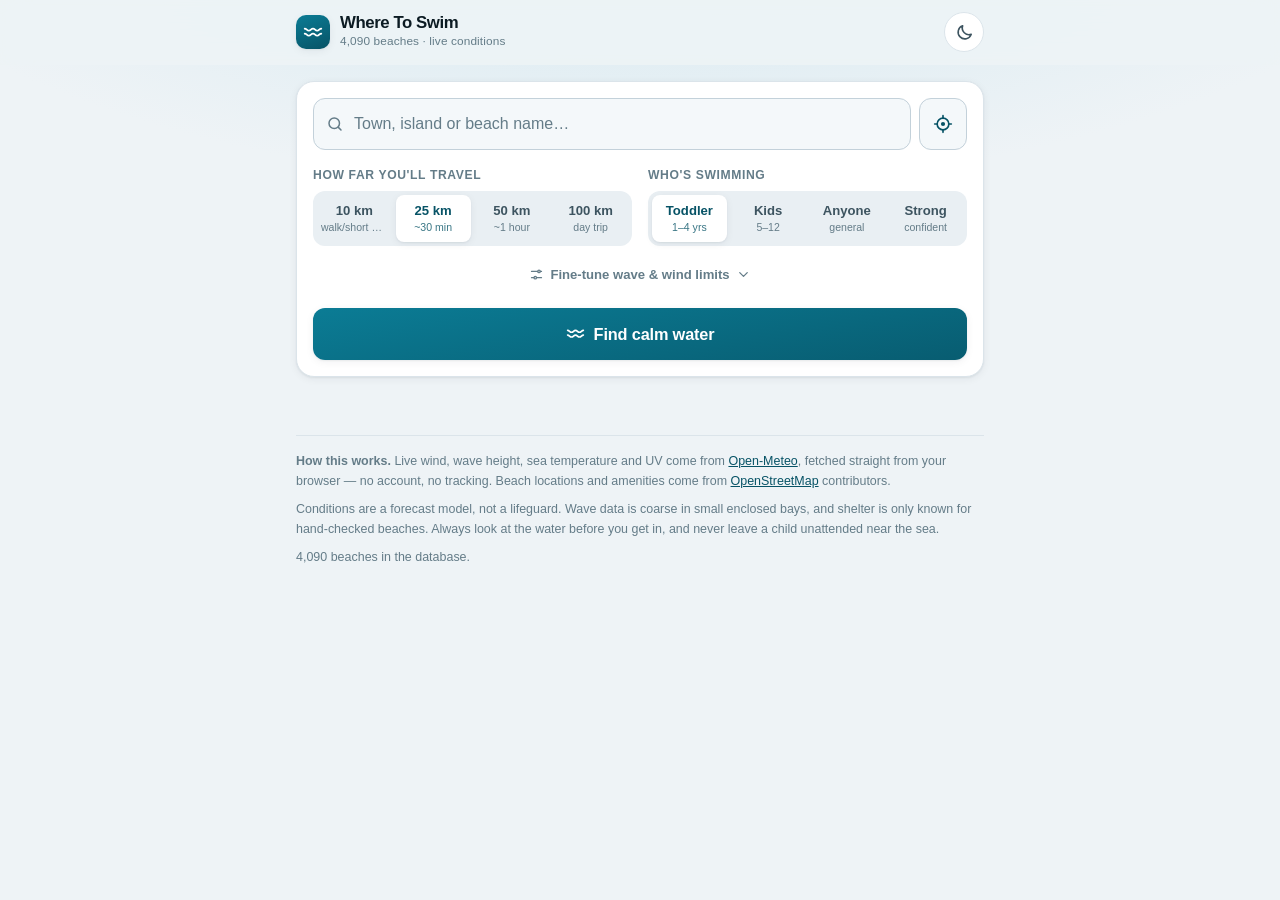
<file: site/index.html>
<!DOCTYPE html>
<html lang="en">
<head>
  <meta charset="UTF-8" />
  <meta name="viewport" content="width=device-width, initial-scale=1, viewport-fit=cover" />
  <meta name="theme-color" content="#eef3f6" media="(prefers-color-scheme: light)" />
  <meta name="theme-color" content="#08131a" media="(prefers-color-scheme: dark)" />
  <meta name="description" content="Find a calm, safe place to swim anywhere in Greece — live wind, waves, sea temperature and UV for 2,600+ beaches." />
  <meta name="apple-mobile-web-app-capable" content="yes" />
  <meta name="apple-mobile-web-app-title" content="Where To Swim" />
  <title>Where To Swim — Greece</title>
  <link rel="manifest" href="manifest.webmanifest" />
  <link rel="icon" href="icon.svg" type="image/svg+xml" />
  <link rel="apple-touch-icon" href="icon.svg" />
  <link rel="stylesheet" href="style.css" />
</head>
<body>

<!-- Icon sprite -->
<svg width="0" height="0" style="position:absolute" aria-hidden="true">
  <defs>
    <symbol id="i-wave" viewBox="0 0 24 24" fill="none" stroke="currentColor" stroke-width="2" stroke-linecap="round" stroke-linejoin="round">
      <path d="M2 8c2.5 0 2.5 2.5 5 2.5S9.5 8 12 8s2.5 2.5 5 2.5S19.5 8 22 8"/>
      <path d="M2 14c2.5 0 2.5 2.5 5 2.5s2.5-2.5 5-2.5 2.5 2.5 5 2.5 2.5-2.5 5-2.5"/>
    </symbol>
    <symbol id="i-pin" viewBox="0 0 24 24" fill="none" stroke="currentColor" stroke-width="2" stroke-linecap="round" stroke-linejoin="round">
      <path d="M20 10c0 6-8 12-8 12s-8-6-8-12a8 8 0 0 1 16 0Z"/><circle cx="12" cy="10" r="3"/>
    </symbol>
    <symbol id="i-crosshair" viewBox="0 0 24 24" fill="none" stroke="currentColor" stroke-width="2" stroke-linecap="round" stroke-linejoin="round">
      <circle cx="12" cy="12" r="7"/><path d="M12 2v3M12 19v3M22 12h-3M5 12H2"/><circle cx="12" cy="12" r="2.5" fill="currentColor" stroke="none"/>
    </symbol>
    <symbol id="i-search" viewBox="0 0 24 24" fill="none" stroke="currentColor" stroke-width="2" stroke-linecap="round" stroke-linejoin="round">
      <circle cx="11" cy="11" r="7"/><path d="m20 20-3.5-3.5"/>
    </symbol>
    <symbol id="i-heart" viewBox="0 0 24 24" fill="none" stroke="currentColor" stroke-width="2" stroke-linecap="round" stroke-linejoin="round">
      <path d="M12 20.5S3.5 15 3.5 9.2A4.7 4.7 0 0 1 12 6.4a4.7 4.7 0 0 1 8.5 2.8c0 5.8-8.5 11.3-8.5 11.3Z"/>
    </symbol>
    <symbol id="i-check" viewBox="0 0 24 24" fill="none" stroke="currentColor" stroke-width="2.5" stroke-linecap="round" stroke-linejoin="round">
      <path d="m4 12.5 5.5 5.5L20 6.5"/>
    </symbol>
    <symbol id="i-alert" viewBox="0 0 24 24" fill="none" stroke="currentColor" stroke-width="2" stroke-linecap="round" stroke-linejoin="round">
      <path d="M12 3 1.8 20.5h20.4L12 3Z"/><path d="M12 9.5v5M12 17.6v.1"/>
    </symbol>
    <symbol id="i-clock" viewBox="0 0 24 24" fill="none" stroke="currentColor" stroke-width="2" stroke-linecap="round" stroke-linejoin="round">
      <circle cx="12" cy="12" r="9"/><path d="M12 6.5V12l3.5 2.2"/>
    </symbol>
    <symbol id="i-sun" viewBox="0 0 24 24" fill="none" stroke="currentColor" stroke-width="2" stroke-linecap="round" stroke-linejoin="round">
      <circle cx="12" cy="12" r="4.2"/><path d="M12 1.8v2.4M12 19.8v2.4M4.6 4.6l1.7 1.7M17.7 17.7l1.7 1.7M1.8 12h2.4M19.8 12h2.4M4.6 19.4l1.7-1.7M17.7 6.3l1.7-1.7"/>
    </symbol>
    <symbol id="i-moon" viewBox="0 0 24 24" fill="none" stroke="currentColor" stroke-width="2" stroke-linecap="round" stroke-linejoin="round">
      <path d="M20.5 14.3A8.5 8.5 0 0 1 9.7 3.5a8.5 8.5 0 1 0 10.8 10.8Z"/>
    </symbol>
    <symbol id="i-wind" viewBox="0 0 24 24" fill="none" stroke="currentColor" stroke-width="2" stroke-linecap="round" stroke-linejoin="round">
      <path d="M3 8h11a3 3 0 1 0-3-3M3 16h15a3 3 0 1 1-3 3M3 12h8"/>
    </symbol>
    <symbol id="i-thermo" viewBox="0 0 24 24" fill="none" stroke="currentColor" stroke-width="2" stroke-linecap="round" stroke-linejoin="round">
      <path d="M13.5 14.2V4.5a2.5 2.5 0 0 0-5 0v9.7a4.5 4.5 0 1 0 5 0Z"/>
    </symbol>
    <symbol id="i-chevron" viewBox="0 0 24 24" fill="none" stroke="currentColor" stroke-width="2" stroke-linecap="round" stroke-linejoin="round">
      <path d="m6 9 6 6 6-6"/>
    </symbol>
    <symbol id="i-close" viewBox="0 0 24 24" fill="none" stroke="currentColor" stroke-width="2" stroke-linecap="round" stroke-linejoin="round">
      <path d="M6 6l12 12M18 6 6 18"/>
    </symbol>
    <symbol id="i-route" viewBox="0 0 24 24" fill="none" stroke="currentColor" stroke-width="2" stroke-linecap="round" stroke-linejoin="round">
      <path d="M3 21 21 3M21 3v7M21 3h-7"/>
    </symbol>
    <symbol id="i-share" viewBox="0 0 24 24" fill="none" stroke="currentColor" stroke-width="2" stroke-linecap="round" stroke-linejoin="round">
      <path d="M12 3v13M12 3 7.5 7.5M12 3l4.5 4.5"/><path d="M5 14v5.5a1.5 1.5 0 0 0 1.5 1.5h11a1.5 1.5 0 0 0 1.5-1.5V14"/>
    </symbol>
    <symbol id="i-umbrella" viewBox="0 0 24 24" fill="none" stroke="currentColor" stroke-width="2" stroke-linecap="round" stroke-linejoin="round">
      <path d="M12 3a9 9 0 0 1 9 9H3a9 9 0 0 1 9-9Z"/><path d="M12 12v7a2.2 2.2 0 0 0 4.4 0"/>
    </symbol>
    <symbol id="i-child" viewBox="0 0 24 24" fill="none" stroke="currentColor" stroke-width="2" stroke-linecap="round" stroke-linejoin="round">
      <circle cx="12" cy="5" r="2.6"/><path d="M12 7.6v6.9M8.5 21l3.5-6.5 3.5 6.5M7.5 11.5 12 10l4.5 1.5"/>
    </symbol>
    <symbol id="i-info" viewBox="0 0 24 24" fill="none" stroke="currentColor" stroke-width="2" stroke-linecap="round" stroke-linejoin="round">
      <circle cx="12" cy="12" r="9"/><path d="M12 11v5.5M12 7.7v.1"/>
    </symbol>
    <symbol id="i-empty" viewBox="0 0 24 24" fill="none" stroke="currentColor" stroke-width="1.6" stroke-linecap="round" stroke-linejoin="round">
      <circle cx="11" cy="11" r="7.5"/><path d="m20.5 20.5-4-4M8 11h6"/>
    </symbol>
    <symbol id="i-sliders" viewBox="0 0 24 24" fill="none" stroke="currentColor" stroke-width="2" stroke-linecap="round" stroke-linejoin="round">
      <path d="M4 7h10M18 7h2M4 17h4M12 17h8"/><circle cx="16" cy="7" r="2"/><circle cx="10" cy="17" r="2"/>
    </symbol>
    <symbol id="i-edit" viewBox="0 0 24 24" fill="none" stroke="currentColor" stroke-width="2" stroke-linecap="round" stroke-linejoin="round">
      <path d="M12 20h8"/><path d="M16.5 3.5a2.1 2.1 0 0 1 3 3L7.5 18.5 3 20l1.5-4.5Z"/>
    </symbol>
  </defs>
</svg>

<header class="appbar" id="appbar">
  <div class="appbar-inner">
    <div class="brand">
      <span class="brand-mark"><svg><use href="#i-wave"/></svg></span>
      <div>
        <h1>Where To Swim</h1>
        <p id="brand-sub">Greece · live sea conditions</p>
      </div>
    </div>
    <button class="icon-btn" id="theme-toggle" type="button" aria-label="Switch colour theme">
      <svg id="theme-icon"><use href="#i-moon"/></svg>
    </button>
  </div>
</header>

<main>
  <!-- ============ Search ============ -->
  <section class="panel" aria-labelledby="search-h">
    <h2 class="sr-only" id="search-h">Choose where to look</h2>

    <div class="search-row">
      <div class="search-field">
        <svg class="lead"><use href="#i-search"/></svg>
        <input id="place-input" type="text" autocomplete="off" autocapitalize="off" spellcheck="false"
               placeholder="Town, island or beach name…" aria-label="Search a place or beach" />
        <div id="place-results" class="suggest" role="listbox"></div>
      </div>
      <button class="btn-locate" id="use-location-btn" type="button" aria-label="Use my current location">
        <svg><use href="#i-crosshair"/></svg>
      </button>
    </div>

    <div id="loc-chip" class="loc-chip hidden"></div>

    <div class="controls">
      <div class="control">
        <label class="control-label" id="lbl-radius">How far you'll travel</label>
        <div class="segmented" id="seg-radius" role="group" aria-labelledby="lbl-radius"></div>
      </div>
      <div class="control">
        <label class="control-label" id="lbl-profile">Who's swimming</label>
        <div class="segmented" id="seg-profile" role="group" aria-labelledby="lbl-profile"></div>
      </div>
      <div class="control control-wide hidden" id="advanced-controls">
        <label class="control-label" id="lbl-wave">Turn back if it's rougher than…</label>
        <span class="sub-label" id="lbl-wave-sub">Wave height</span>
        <div class="segmented" id="seg-wave" role="group" aria-labelledby="lbl-wave-sub"></div>
        <span class="sub-label" id="lbl-wind-sub">Wind strength</span>
        <div class="segmented" id="seg-wind" role="group" aria-labelledby="lbl-wind-sub"></div>
      </div>
    </div>

    <button class="more-toggle" id="more-toggle" type="button" aria-expanded="false" aria-controls="advanced-controls">
      <svg><use href="#i-sliders"/></svg> <span>Fine-tune wave &amp; wind limits</span> <svg><use href="#i-chevron"/></svg>
    </button>

    <button class="btn-primary" id="find-btn" type="button">
      <svg><use href="#i-wave"/></svg> <span>Find calm water</span>
    </button>
  </section>

  <!-- ============ Area conditions ============ -->
  <section class="panel hidden" id="area-panel" aria-labelledby="area-h"></section>

  <!-- ============ Toolbar ============ -->
  <div class="toolbar hidden" id="toolbar">
    <div class="chips-wrap"><div class="chips" id="filter-chips"></div></div>
    <div class="result-meta" id="result-meta"></div>
  </div>

  <!-- ============ Results ============ -->
  <section id="results" aria-live="polite"></section>
</main>

<footer>
  <div class="foot-card">
    <p><strong>How this works.</strong> Live wind, wave height, sea temperature and UV come from
      <a href="https://open-meteo.com/" target="_blank" rel="noopener">Open-Meteo</a>, fetched straight from your
      browser — no account, no tracking. Beach locations and amenities come from
      <a href="https://www.openstreetmap.org/copyright" target="_blank" rel="noopener">OpenStreetMap</a> contributors.</p>
    <p>Conditions are a forecast model, not a lifeguard. Wave data is coarse in small enclosed bays, and
      shelter is only known for hand-checked beaches. Always look at the water before you get in, and never
      leave a child unattended near the sea.</p>
    <p id="data-stamp"></p>
  </div>
</footer>

<div class="backdrop" id="backdrop"></div>
<aside class="sheet" id="sheet" role="dialog" aria-modal="true" aria-labelledby="sheet-title" hidden></aside>
<div class="toast" id="toast" role="status"></div>

<script src="app.js"></script>
</body>
</html>
</file>
<file: site/style.css>
/* ==========================================================================
   Where To Swim — design system
   ========================================================================== */

:root {
  color-scheme: light dark;

  /* Palette — light */
  --bg: #eef3f6;
  --bg-grad: radial-gradient(1200px 500px at 50% -160px, #cfe6ef 0%, transparent 70%);
  --surface: #ffffff;
  --surface-2: #f4f8fa;
  --surface-sunken: #e9eff3;
  --line: #dbe4ea;
  --line-strong: #c3d1da;

  --ink: #0c1b23;
  --ink-2: #3d5460;
  --muted: #647c88;

  --brand: #0b7c95;
  --brand-ink: #075366;
  --brand-tint: #e3f2f7;
  --brand-contrast: #ffffff;

  --good: #12855d;
  --good-tint: #e2f4ec;
  --warn: #a75d06;
  --warn-tint: #fdefdc;
  --bad: #b3261e;
  --bad-tint: #fbe6e4;

  --shadow-1: 0 1px 2px rgba(11, 40, 55, .06), 0 2px 8px rgba(11, 40, 55, .06);
  --shadow-2: 0 4px 12px rgba(11, 40, 55, .10), 0 12px 32px rgba(11, 40, 55, .10);
  --shadow-3: 0 -8px 40px rgba(11, 40, 55, .22);

  /* Scale */
  --r-sm: 8px;
  --r-md: 12px;
  --r-lg: 18px;
  --r-xl: 26px;
  --r-full: 999px;

  --sp-1: 4px;
  --sp-2: 8px;
  --sp-3: 12px;
  --sp-4: 16px;
  --sp-5: 22px;
  --sp-6: 30px;
  --sp-7: 42px;

  --font: -apple-system, BlinkMacSystemFont, "Segoe UI", Roboto, "Helvetica Neue", Arial, sans-serif;

  --ease: cubic-bezier(.22, .61, .36, 1);
  --maxw: 720px;
}

@media (prefers-color-scheme: dark) {
  :root:not([data-theme="light"]) {
    --bg: #08131a;
    --bg-grad: radial-gradient(1200px 500px at 50% -180px, #0d3243 0%, transparent 70%);
    --surface: #10212b;
    --surface-2: #162b36;
    --surface-sunken: #0c1a23;
    --line: #1e3644;
    --line-strong: #2b4a5b;

    --ink: #e9f2f6;
    --ink-2: #b3c8d2;
    --muted: #85a0ae;

    --brand: #3bb6d4;
    --brand-ink: #8ad8ec;
    --brand-tint: #10323f;
    --brand-contrast: #04222c;

    --good: #4dd39b;
    --good-tint: #11332a;
    --warn: #f0b45f;
    --warn-tint: #33260f;
    --bad: #f4796d;
    --bad-tint: #35191a;

    --shadow-1: 0 1px 2px rgba(0, 0, 0, .5), 0 2px 10px rgba(0, 0, 0, .35);
    --shadow-2: 0 4px 14px rgba(0, 0, 0, .5), 0 14px 38px rgba(0, 0, 0, .45);
    --shadow-3: 0 -8px 44px rgba(0, 0, 0, .6);
  }
}

:root[data-theme="dark"] {
  --bg: #08131a;
  --bg-grad: radial-gradient(1200px 500px at 50% -180px, #0d3243 0%, transparent 70%);
  --surface: #10212b;
  --surface-2: #162b36;
  --surface-sunken: #0c1a23;
  --line: #1e3644;
  --line-strong: #2b4a5b;

  --ink: #e9f2f6;
  --ink-2: #b3c8d2;
  --muted: #85a0ae;

  --brand: #3bb6d4;
  --brand-ink: #8ad8ec;
  --brand-tint: #10323f;
  --brand-contrast: #04222c;

  --good: #4dd39b;
  --good-tint: #11332a;
  --warn: #f0b45f;
  --warn-tint: #33260f;
  --bad: #f4796d;
  --bad-tint: #35191a;

  --shadow-1: 0 1px 2px rgba(0, 0, 0, .5), 0 2px 10px rgba(0, 0, 0, .35);
  --shadow-2: 0 4px 14px rgba(0, 0, 0, .5), 0 14px 38px rgba(0, 0, 0, .45);
  --shadow-3: 0 -8px 44px rgba(0, 0, 0, .6);
}

/* --------------------------------------------------------------------------
   Base
   -------------------------------------------------------------------------- */

* { box-sizing: border-box; }

html, body { height: 100%; }

body {
  margin: 0;
  font-family: var(--font);
  font-size: 16px;
  line-height: 1.5;
  color: var(--ink);
  background: var(--bg);
  background-image: var(--bg-grad);
  background-repeat: no-repeat;
  -webkit-font-smoothing: antialiased;
  -webkit-tap-highlight-color: transparent;
  overflow-wrap: break-word;
}

h1, h2, h3 {
  margin: 0;
  letter-spacing: -.02em;
  line-height: 1.2;
  font-weight: 700;
}

a { color: var(--brand-ink); }

button, input, select { font: inherit; color: inherit; }

button { cursor: pointer; }

.hidden { display: none !important; }

.sr-only {
  position: absolute; width: 1px; height: 1px;
  padding: 0; margin: -1px; overflow: hidden;
  clip: rect(0 0 0 0); white-space: nowrap; border: 0;
}

.num { font-variant-numeric: tabular-nums; }

/* --------------------------------------------------------------------------
   App bar
   -------------------------------------------------------------------------- */

.appbar {
  /* Deliberately not sticky. Two stacked sticky bars need the second one
     offset by the exact height of the first, and that offset drifts the
     moment a mobile browser collapses its URL bar — leaving a gap with
     content scrolling through it. The filter toolbar is what you need while
     scrolling results, so that pins alone and the title scrolls away. */
  position: relative;
  z-index: 20;
  backdrop-filter: saturate(160%) blur(14px);
  -webkit-backdrop-filter: saturate(160%) blur(14px);
  background: color-mix(in srgb, var(--bg) 90%, transparent);
  border-bottom: 1px solid transparent;
  transition: border-color .2s var(--ease), background .2s var(--ease);
  padding-top: env(safe-area-inset-top);
}

.appbar-inner {
  max-width: var(--maxw);
  margin: 0 auto;
  padding: var(--sp-3) var(--sp-4);
  display: flex;
  align-items: center;
  gap: var(--sp-3);
}

.brand {
  display: flex;
  align-items: center;
  gap: 10px;
  min-width: 0;
  flex: 1;
}

.brand-mark {
  width: 34px;
  height: 34px;
  flex: none;
  border-radius: 10px;
  display: grid;
  place-items: center;
  background: linear-gradient(160deg, var(--brand) 0%, var(--brand-ink) 100%);
  color: #fff;
  box-shadow: var(--shadow-1);
}

.brand-mark svg { width: 20px; height: 20px; display: block; }

.brand h1 {
  font-size: 1.05rem;
  letter-spacing: -.025em;
}

.brand p {
  margin: 0;
  font-size: .74rem;
  color: var(--muted);
  letter-spacing: .01em;
}

.icon-btn {
  flex: none;
  width: 40px;
  height: 40px;
  display: grid;
  place-items: center;
  border-radius: var(--r-full);
  border: 1px solid var(--line);
  background: var(--surface);
  color: var(--ink-2);
  transition: background .15s var(--ease), border-color .15s var(--ease), transform .1s var(--ease);
}

.icon-btn:hover { background: var(--surface-2); border-color: var(--line-strong); }
.icon-btn:active { transform: scale(.94); }
.icon-btn svg { width: 19px; height: 19px; }

/* --------------------------------------------------------------------------
   Layout
   -------------------------------------------------------------------------- */

main {
  max-width: var(--maxw);
  margin: 0 auto;
  padding: var(--sp-4) var(--sp-4) var(--sp-7);
}

.panel {
  background: var(--surface);
  border: 1px solid var(--line);
  border-radius: var(--r-lg);
  box-shadow: var(--shadow-1);
  padding: var(--sp-4);
  margin-bottom: var(--sp-4);
}

.panel-title {
  font-size: .74rem;
  text-transform: uppercase;
  letter-spacing: .09em;
  font-weight: 700;
  color: var(--muted);
  margin: 0 0 var(--sp-3);
}

/* --------------------------------------------------------------------------
   Search
   -------------------------------------------------------------------------- */

.search-row {
  display: flex;
  gap: var(--sp-2);
  align-items: stretch;
}

.search-field {
  position: relative;
  flex: 1;
  min-width: 0;
}

.search-field > svg.lead {
  position: absolute;
  left: 13px;
  top: 50%;
  transform: translateY(-50%);
  width: 18px;
  height: 18px;
  color: var(--muted);
  pointer-events: none;
}

#place-input {
  width: 100%;
  padding: 13px 14px 13px 40px;
  border: 1px solid var(--line-strong);
  border-radius: var(--r-md);
  background: var(--surface-2);
  font-size: 1rem;
  transition: border-color .15s var(--ease), box-shadow .15s var(--ease), background .15s var(--ease);
}

#place-input::placeholder { color: var(--muted); }

#place-input:focus {
  outline: none;
  background: var(--surface);
  border-color: var(--brand);
  box-shadow: 0 0 0 3px color-mix(in srgb, var(--brand) 18%, transparent);
}

.btn-locate {
  flex: none;
  width: 48px;
  border-radius: var(--r-md);
  border: 1px solid var(--line-strong);
  background: var(--surface-2);
  color: var(--brand-ink);
  display: grid;
  place-items: center;
  transition: background .15s var(--ease), transform .1s var(--ease);
}

.btn-locate:hover { background: var(--brand-tint); }
.btn-locate:active { transform: scale(.95); }
.btn-locate svg { width: 20px; height: 20px; }
.btn-locate.is-busy { opacity: .55; }

/* Suggestions */
.suggest {
  position: absolute;
  top: calc(100% + 6px);
  left: 0;
  right: 0;
  z-index: 30;
  background: var(--surface);
  border: 1px solid var(--line);
  border-radius: var(--r-md);
  box-shadow: var(--shadow-2);
  overflow: hidden;
  max-height: 320px;
  overflow-y: auto;
}

.suggest:empty { display: none; }

.suggest-group {
  padding: 8px 14px 4px;
  font-size: .68rem;
  font-weight: 700;
  letter-spacing: .09em;
  text-transform: uppercase;
  color: var(--muted);
  background: var(--surface-2);
  border-bottom: 1px solid var(--line);
}

.suggest-item {
  display: flex;
  align-items: center;
  gap: 11px;
  padding: 11px 14px;
  cursor: pointer;
  border-bottom: 1px solid var(--line);
}

.suggest-item:last-child { border-bottom: none; }
.suggest-item:hover, .suggest-item.is-active { background: var(--brand-tint); }

.suggest-item svg { width: 17px; height: 17px; color: var(--muted); flex: none; }

.suggest-item .s-main {
  font-size: .94rem;
  font-weight: 600;
  white-space: nowrap;
  overflow: hidden;
  text-overflow: ellipsis;
}

.suggest-item .s-sub {
  font-size: .78rem;
  color: var(--muted);
  white-space: nowrap;
  overflow: hidden;
  text-overflow: ellipsis;
}

/* Location chip */
.loc-chip {
  display: flex;
  align-items: center;
  gap: 8px;
  margin-top: var(--sp-3);
  padding: 9px 12px;
  border-radius: var(--r-md);
  background: var(--brand-tint);
  color: var(--brand-ink);
  font-size: .87rem;
  font-weight: 600;
}

.loc-chip svg { width: 16px; height: 16px; flex: none; }
.loc-chip .coords { color: var(--muted); font-weight: 500; margin-left: auto; font-size: .8rem; }

/* --------------------------------------------------------------------------
   Segmented controls
   -------------------------------------------------------------------------- */

.controls { margin-top: var(--sp-4); display: grid; gap: var(--sp-4); }

.control label.control-label {
  display: block;
  font-size: .76rem;
  font-weight: 700;
  letter-spacing: .05em;
  text-transform: uppercase;
  color: var(--muted);
  margin-bottom: 7px;
}

.segmented {
  display: grid;
  grid-auto-flow: column;
  grid-auto-columns: 1fr;
  gap: 4px;
  padding: 4px;
  background: var(--surface-sunken);
  border-radius: var(--r-md);
}

.segmented button {
  border: none;
  background: transparent;
  border-radius: calc(var(--r-md) - 4px);
  padding: 8px 4px;
  font-size: .82rem;
  font-weight: 600;
  color: var(--ink-2);
  line-height: 1.25;
  min-width: 0;
  overflow: hidden;
  transition: background .15s var(--ease), color .15s var(--ease), box-shadow .15s var(--ease);
}

.segmented button small {
  display: block;
  font-size: .66rem;
  font-weight: 500;
  color: var(--muted);
  margin-top: 1px;
  white-space: nowrap;
  overflow: hidden;
  text-overflow: ellipsis;
}

.sub-label {
  display: block;
  font-size: .7rem;
  font-weight: 700;
  letter-spacing: .04em;
  text-transform: uppercase;
  color: var(--muted);
  margin: var(--sp-3) 0 6px;
}

.segmented button[aria-pressed="true"] {
  background: var(--surface);
  color: var(--brand-ink);
  box-shadow: var(--shadow-1);
}

.segmented button[aria-pressed="true"] small { color: var(--brand-ink); opacity: .8; }

/* Primary button */
.btn-primary {
  width: 100%;
  margin-top: var(--sp-4);
  padding: 14px 18px;
  border: none;
  border-radius: var(--r-md);
  background: linear-gradient(170deg, var(--brand) 0%, var(--brand-ink) 130%);
  color: var(--brand-contrast);
  font-size: 1.02rem;
  font-weight: 700;
  letter-spacing: -.01em;
  box-shadow: var(--shadow-1);
  display: flex;
  align-items: center;
  justify-content: center;
  gap: 9px;
  transition: transform .1s var(--ease), opacity .15s var(--ease), box-shadow .15s var(--ease);
}

.btn-primary:hover:not(:disabled) { box-shadow: var(--shadow-2); }
.btn-primary:active:not(:disabled) { transform: scale(.985); }
.btn-primary:disabled { opacity: .6; cursor: default; }
.btn-primary svg { width: 19px; height: 19px; }

.spinner {
  width: 17px; height: 17px;
  border: 2.5px solid color-mix(in srgb, currentColor 30%, transparent);
  border-top-color: currentColor;
  border-radius: 50%;
  animation: spin .7s linear infinite;
}

@keyframes spin { to { transform: rotate(360deg); } }

/* Advanced disclosure */
.more-toggle {
  display: flex;
  align-items: center;
  justify-content: center;
  gap: 6px;
  width: 100%;
  margin-top: var(--sp-3);
  padding: 7px;
  background: transparent;
  border: none;
  color: var(--muted);
  font-size: .82rem;
  font-weight: 600;
}

.more-toggle svg { width: 15px; height: 15px; transition: transform .2s var(--ease); }
.more-toggle[aria-expanded="true"] svg { transform: rotate(180deg); }

/* --------------------------------------------------------------------------
   Area conditions
   -------------------------------------------------------------------------- */

.area-head {
  display: flex;
  flex-direction: column;
  gap: 3px;
  margin-bottom: var(--sp-3);
}

.area-head h2 { font-size: 1rem; }
.area-head .area-sub { font-size: .81rem; color: var(--muted); }

@media (min-width: 560px) {
  .area-head { flex-direction: row; align-items: baseline; justify-content: space-between; gap: var(--sp-3); }
  .area-head .area-sub { text-align: right; flex: none; }
}

.window-callout {
  display: flex;
  align-items: flex-start;
  gap: 11px;
  padding: 12px 14px;
  border-radius: var(--r-md);
  background: var(--good-tint);
  color: var(--good);
  margin-bottom: var(--sp-4);
}

.window-callout.is-warn { background: var(--warn-tint); color: var(--warn); }
.window-callout svg { width: 19px; height: 19px; flex: none; margin-top: 1px; }
.window-callout strong { display: block; font-size: .93rem; }
.window-callout span { font-size: .82rem; opacity: .92; color: var(--ink-2); }

/* Wind timeline */
.timeline {
  display: grid;
  grid-auto-flow: column;
  grid-auto-columns: 1fr;
  gap: 3px;
  align-items: end;
  height: 76px;
  margin-bottom: 6px;
}

.tl-col {
  display: flex;
  flex-direction: column;
  justify-content: flex-end;
  align-items: center;
  gap: 4px;
  height: 100%;
  position: relative;
}

.tl-bar {
  width: 100%;
  max-width: 22px;
  border-radius: 4px 4px 2px 2px;
  background: var(--brand);
  opacity: .28;
  min-height: 4px;
  transition: opacity .2s var(--ease);
}

.tl-col.is-calm .tl-bar { background: var(--good); opacity: .9; }
.tl-col.is-rough .tl-bar { background: var(--bad); opacity: .75; }
.tl-col.is-now .tl-bar { outline: 2px solid var(--brand-ink); outline-offset: 1px; }

.tl-axis {
  display: grid;
  grid-auto-flow: column;
  grid-auto-columns: 1fr;
  gap: 3px;
  font-size: .62rem;
  color: var(--muted);
  text-align: center;
  font-variant-numeric: tabular-nums;
}

.tl-legend {
  display: flex;
  gap: var(--sp-4);
  justify-content: center;
  margin-top: 10px;
  font-size: .72rem;
  color: var(--muted);
}

.tl-legend i {
  display: inline-block;
  width: 9px; height: 9px;
  border-radius: 3px;
  margin-right: 5px;
  vertical-align: -1px;
}

.daylight {
  display: flex;
  align-items: center;
  justify-content: center;
  gap: 7px;
  margin: var(--sp-4) 0 0;
  padding-top: var(--sp-3);
  border-top: 1px solid var(--line);
  font-size: .82rem;
  font-weight: 600;
  color: var(--muted);
}

.daylight svg { width: 15px; height: 15px; color: var(--warn); }

/* --------------------------------------------------------------------------
   Toolbar (filters + sort)
   -------------------------------------------------------------------------- */

.toolbar {
  position: sticky;
  top: 0;
  z-index: 40;
  margin: 0 calc(-1 * var(--sp-4)) var(--sp-4);
  padding: calc(env(safe-area-inset-top) + var(--sp-3)) var(--sp-4) var(--sp-2);
  background: var(--bg);
  box-shadow: 0 6px 14px -10px rgba(11, 40, 55, .5);
}

.chips {
  display: flex;
  gap: 7px;
  overflow-x: auto;
  scrollbar-width: none;
  padding-bottom: 2px;
}

.chips::-webkit-scrollbar { display: none; }

.chip {
  flex: none;
  display: inline-flex;
  align-items: center;
  gap: 6px;
  padding: 7px 13px;
  border-radius: var(--r-full);
  border: 1px solid var(--line-strong);
  background: var(--surface);
  color: var(--ink-2);
  font-size: .84rem;
  font-weight: 600;
  white-space: nowrap;
  transition: background .15s var(--ease), color .15s var(--ease), border-color .15s var(--ease);
}

.chip svg { width: 14px; height: 14px; }

.chip[aria-pressed="true"] {
  background: var(--brand);
  border-color: var(--brand);
  color: var(--brand-contrast);
}

/* Fade hint so it's obvious the chip row scrolls. */
.chips-wrap { position: relative; }

.chips-wrap::after {
  content: "";
  position: absolute;
  right: 0; top: 0; bottom: 0;
  width: 28px;
  pointer-events: none;
  background: linear-gradient(90deg, transparent, color-mix(in srgb, var(--bg) 88%, transparent));
}

.result-meta {
  display: flex;
  align-items: center;
  justify-content: space-between;
  gap: var(--sp-3);
  margin-top: 10px;
  font-size: .78rem;
  color: var(--muted);
}

.result-meta .rm-count { min-width: 0; }

.sort-btn {
  flex: none;
  display: inline-flex;
  align-items: center;
  gap: 6px;
  padding: 6px 11px;
  border-radius: var(--r-full);
  border: 1px solid var(--line);
  background: var(--surface);
  color: var(--ink-2);
  font-size: .78rem;
  font-weight: 650;
  white-space: nowrap;
}

.sort-btn:hover { background: var(--surface-2); }
.sort-btn svg { width: 13px; height: 13px; }

/* --------------------------------------------------------------------------
   Beach cards
   -------------------------------------------------------------------------- */

#results { display: flex; flex-direction: column; gap: var(--sp-3); }

.beach-card {
  position: relative;
  background: var(--surface);
  border: 1px solid var(--line);
  border-radius: var(--r-lg);
  box-shadow: var(--shadow-1);
  padding: var(--sp-4);
  cursor: pointer;
  transition: transform .12s var(--ease), box-shadow .18s var(--ease), border-color .18s var(--ease);
  animation: rise .32s var(--ease) both;
}

@keyframes rise {
  from { opacity: 0; transform: translateY(9px); }
  to { opacity: 1; transform: none; }
}

.beach-card:hover { box-shadow: var(--shadow-2); border-color: var(--line-strong); }
.beach-card:active { transform: scale(.995); }

.bc-top {
  display: flex;
  align-items: flex-start;
  gap: var(--sp-3);
  margin-bottom: 10px;
}

.bc-rank {
  flex: none;
  width: 27px; height: 27px;
  border-radius: 9px;
  display: grid;
  place-items: center;
  background: var(--surface-sunken);
  color: var(--muted);
  font-size: .81rem;
  font-weight: 700;
  font-variant-numeric: tabular-nums;
  margin-top: 2px;
}

.beach-card.rank-1 .bc-rank { background: var(--brand); color: var(--brand-contrast); }

.bc-heading { flex: 1; min-width: 0; }

.bc-heading h3 {
  font-size: 1.09rem;
  letter-spacing: -.025em;
}

.bc-latin {
  font-size: .8rem;
  color: var(--muted);
  font-style: italic;
  margin-top: 1px;
}

.bc-place {
  font-size: .82rem;
  color: var(--muted);
  margin-top: 2px;
  display: flex;
  align-items: center;
  gap: 5px;
  flex-wrap: wrap;
}

.bc-place .dot { opacity: .5; }

.bc-fav {
  flex: none;
  width: 34px; height: 34px;
  border-radius: var(--r-full);
  border: none;
  background: transparent;
  display: grid;
  place-items: center;
  color: var(--muted);
  transition: color .15s var(--ease), transform .12s var(--ease), background .15s var(--ease);
}

.bc-fav:hover { background: var(--surface-sunken); }
.bc-fav:active { transform: scale(.85); }
.bc-fav svg { width: 19px; height: 19px; }
.bc-fav.is-on { color: var(--bad); }
.bc-fav.is-on svg { fill: currentColor; }

/* Verdict */
.verdict {
  display: flex;
  align-items: center;
  gap: 9px;
  padding: 10px 12px;
  border-radius: var(--r-md);
  font-size: .93rem;
  font-weight: 650;
  line-height: 1.35;
  margin-bottom: 12px;
  background: var(--surface-sunken);
  color: var(--ink-2);
}

.verdict.is-good { background: var(--good-tint); color: var(--good); }
.verdict.is-warn { background: var(--warn-tint); color: var(--warn); }
.verdict.is-bad  { background: var(--bad-tint);  color: var(--bad); }
.verdict svg { width: 18px; height: 18px; flex: none; }

/* Stats strip */
.stats {
  display: grid;
  grid-template-columns: repeat(4, 1fr);
  gap: 1px;
  background: var(--line);
  border: 1px solid var(--line);
  border-radius: var(--r-md);
  overflow: hidden;
  margin-bottom: 12px;
}

.stat {
  background: var(--surface);
  padding: 9px 6px;
  text-align: center;
  min-width: 0;
}

.stat .s-label {
  font-size: .63rem;
  text-transform: uppercase;
  letter-spacing: .07em;
  color: var(--muted);
  font-weight: 700;
  display: block;
  margin-bottom: 2px;
}

.stat .s-value {
  font-size: .96rem;
  font-weight: 700;
  font-variant-numeric: tabular-nums;
  letter-spacing: -.02em;
  display: flex;
  align-items: center;
  justify-content: center;
  gap: 4px;
  line-height: 1.2;
}

.stat .s-note {
  display: block;
  font-size: .64rem;
  color: var(--muted);
  margin-top: 1px;
  white-space: nowrap;
  overflow: hidden;
  text-overflow: ellipsis;
}

.stat.is-muted .s-value { color: var(--muted); font-weight: 600; }
.stat.tone-good .s-value { color: var(--good); }
.stat.tone-warn .s-value { color: var(--warn); }
.stat.tone-bad  .s-value { color: var(--bad); }

.wind-arrow { display: inline-block; width: 13px; height: 13px; }

/* Tags */
.tags { display: flex; flex-wrap: wrap; gap: 6px; }

.tag {
  display: inline-flex;
  align-items: center;
  gap: 5px;
  font-size: .76rem;
  font-weight: 600;
  padding: 4px 10px;
  border-radius: var(--r-full);
  background: var(--surface-sunken);
  color: var(--ink-2);
}

.tag svg { width: 12px; height: 12px; }
.tag.good { background: var(--good-tint); color: var(--good); }
.tag.warn { background: var(--warn-tint); color: var(--warn); }
.tag.bad  { background: var(--bad-tint);  color: var(--bad); }
.tag.ghost { background: transparent; border: 1px dashed var(--line-strong); color: var(--muted); }

/* --------------------------------------------------------------------------
   Skeletons / states
   -------------------------------------------------------------------------- */

.skeleton {
  background: var(--surface);
  border: 1px solid var(--line);
  border-radius: var(--r-lg);
  padding: var(--sp-4);
}

.sk-line {
  height: 12px;
  border-radius: 6px;
  background: linear-gradient(90deg, var(--surface-sunken) 25%, var(--surface-2) 37%, var(--surface-sunken) 63%);
  background-size: 400% 100%;
  animation: shimmer 1.3s ease-in-out infinite;
  margin-bottom: 9px;
}

@keyframes shimmer {
  from { background-position: 100% 50%; }
  to { background-position: 0 50%; }
}

.empty {
  text-align: center;
  padding: var(--sp-6) var(--sp-4);
  color: var(--muted);
}

.empty svg { width: 42px; height: 42px; opacity: .4; margin-bottom: var(--sp-3); }
.empty h3 { font-size: 1.02rem; color: var(--ink); margin-bottom: 5px; }
.empty p { margin: 0 auto; max-width: 34ch; font-size: .9rem; }

.notice {
  display: flex;
  gap: 10px;
  padding: 11px 13px;
  border-radius: var(--r-md);
  background: var(--warn-tint);
  color: var(--warn);
  font-size: .85rem;
  margin-bottom: var(--sp-3);
}

.notice svg { width: 17px; height: 17px; flex: none; margin-top: 1px; }

.notice-action {
  display: inline-block;
  margin-top: 7px;
  padding: 5px 12px;
  border-radius: var(--r-full);
  border: 1px solid currentColor;
  background: transparent;
  color: inherit;
  font-size: .8rem;
  font-weight: 700;
}

.notice-action:hover { background: color-mix(in srgb, currentColor 12%, transparent); }

/* --------------------------------------------------------------------------
   Detail sheet
   -------------------------------------------------------------------------- */

.backdrop {
  position: fixed;
  inset: 0;
  z-index: 60;
  background: rgba(6, 20, 28, .5);
  backdrop-filter: blur(3px);
  -webkit-backdrop-filter: blur(3px);
  opacity: 0;
  pointer-events: none;
  transition: opacity .25s var(--ease);
}

.backdrop.is-open { opacity: 1; pointer-events: auto; }

.sheet {
  position: fixed;
  z-index: 70;
  left: 0; right: 0; bottom: 0;
  max-height: 88vh;
  max-width: var(--maxw);
  margin: 0 auto;
  background: var(--surface);
  border-radius: var(--r-xl) var(--r-xl) 0 0;
  box-shadow: var(--shadow-3);
  transform: translateY(102%);
  transition: transform .32s var(--ease);
  display: flex;
  flex-direction: column;
  overscroll-behavior: contain;
}

.sheet.is-open { transform: none; }

.sheet-grip {
  width: 40px; height: 4px;
  border-radius: var(--r-full);
  background: var(--line-strong);
  margin: 10px auto 2px;
  flex: none;
}

.sheet-head {
  padding: var(--sp-3) var(--sp-4) var(--sp-3);
  border-bottom: 1px solid var(--line);
  display: flex;
  align-items: flex-start;
  gap: var(--sp-3);
  flex: none;
}

.sheet-head h2 { font-size: 1.22rem; }
.sheet-head .sh-sub { font-size: .84rem; color: var(--muted); margin-top: 2px; }

.sheet-body {
  padding: var(--sp-4);
  overflow-y: auto;
  -webkit-overflow-scrolling: touch;
  padding-bottom: calc(var(--sp-4) + env(safe-area-inset-bottom));
}

.sheet-section { margin-bottom: var(--sp-5); }
.sheet-section:last-child { margin-bottom: 0; }

.sheet-section h3 {
  font-size: .74rem;
  text-transform: uppercase;
  letter-spacing: .09em;
  color: var(--muted);
  margin-bottom: var(--sp-3);
}

.detail-list { margin: 0; padding: 0; list-style: none; }

.detail-list li {
  display: flex;
  gap: 10px;
  padding: 9px 0;
  border-bottom: 1px solid var(--line);
  font-size: .89rem;
  line-height: 1.45;
}

.detail-list li:last-child { border-bottom: none; }
.detail-list svg { width: 16px; height: 16px; flex: none; margin-top: 3px; color: var(--muted); }
.detail-list .dl-good svg { color: var(--good); }
.detail-list .dl-bad svg { color: var(--bad); }

/* Sea temperature evolution */
.sea-now {
  display: flex;
  align-items: baseline;
  gap: 10px;
  margin-bottom: 4px;
}

.sea-now-val {
  font-size: 1.9rem;
  font-weight: 700;
  letter-spacing: -.03em;
  font-variant-numeric: tabular-nums;
  color: var(--ink);
}

.sea-now-word {
  font-size: .88rem;
  font-weight: 650;
  padding: 3px 10px;
  border-radius: var(--r-full);
  background: var(--surface-sunken);
  color: var(--ink-2);
}

.sea-now-word.tone-good { background: var(--good-tint); color: var(--good); }
.sea-now-word.tone-warn { background: var(--warn-tint); color: var(--warn); }
.sea-now-word.tone-bad  { background: var(--bad-tint);  color: var(--bad); }

.sea-chart-wrap {
  margin: 6px 0 2px;
  color: var(--brand);
  overflow-x: auto;
}

.sea-chart {
  display: block;
  width: 100%;
  min-width: 260px;
  height: auto;
}

.sea-legend {
  margin: 0;
  font-size: .72rem;
  color: var(--muted);
  text-align: center;
}

.sea-trend {
  margin-top: 10px;
  padding: 10px 12px;
  border-radius: var(--r-md);
  font-size: .86rem;
  font-weight: 600;
}

.sea-trend.is-good { background: var(--good-tint); color: var(--good); }
.sea-trend.is-warn { background: var(--warn-tint); color: var(--warn); }

.prose { font-size: .89rem; color: var(--ink-2); line-height: 1.55; margin: 0; }
.prose + .prose { margin-top: 9px; }
.prose.small { font-size: .81rem; color: var(--muted); }

.claim-note { font-size: .82rem; color: var(--muted); }
.detail-list em { font-style: normal; color: var(--bad); font-size: .82rem; display: block; margin-top: 3px; }

.know-prompt {
  display: flex;
  gap: 10px;
  margin-top: var(--sp-3);
  padding: 12px 14px;
  border-radius: var(--r-md);
  background: var(--brand-tint);
  color: var(--brand-ink);
}

.know-prompt > svg { width: 17px; height: 17px; flex: none; margin-top: 2px; }
.know-prompt strong { display: block; font-size: .9rem; }
.know-prompt span { display: block; font-size: .82rem; color: var(--ink-2); margin-top: 2px; }

.know-cta {
  display: inline-flex;
  align-items: center;
  gap: 7px;
  margin-top: 10px;
  padding: 8px 14px;
  border-radius: var(--r-full);
  background: var(--brand);
  color: var(--brand-contrast);
  text-decoration: none;
  font-size: .84rem;
  font-weight: 700;
}

.know-cta svg { width: 14px; height: 14px; }
.know-cta:hover { background: var(--brand-ink); }

.report-link {
  display: inline-flex;
  align-items: center;
  gap: 7px;
  margin-top: var(--sp-3);
  padding: 9px 14px;
  border-radius: var(--r-full);
  border: 1px dashed var(--line-strong);
  color: var(--brand-ink);
  text-decoration: none;
  font-size: .84rem;
  font-weight: 650;
}

.report-link:hover { background: var(--brand-tint); border-style: solid; }
.report-link svg { width: 15px; height: 15px; }

.sheet-actions {
  display: grid;
  grid-template-columns: 1fr 1fr auto auto;
  gap: 6px;
  padding: var(--sp-3) var(--sp-4);
  padding-bottom: calc(var(--sp-3) + env(safe-area-inset-bottom));
  border-top: 1px solid var(--line);
  background: var(--surface);
  flex: none;
}

.btn-action {
  display: flex;
  align-items: center;
  justify-content: center;
  gap: 8px;
  padding: 12px 10px;
  border-radius: var(--r-md);
  border: 1px solid var(--line-strong);
  background: var(--surface-2);
  font-size: .88rem;
  font-weight: 650;
  color: var(--ink);
  text-decoration: none;
  white-space: nowrap;
  min-width: 0;
  transition: background .15s var(--ease), transform .1s var(--ease);
}

#sheet-edit { color: var(--brand-ink); border-color: var(--brand); background: var(--brand-tint); }
#sheet-edit:hover { background: color-mix(in srgb, var(--brand) 20%, var(--surface)); }

.btn-action:active { transform: scale(.97); }
.btn-action svg { width: 17px; height: 17px; }

.btn-action.primary {
  background: linear-gradient(170deg, var(--brand) 0%, var(--brand-ink) 130%);
  border-color: transparent;
  color: var(--brand-contrast);
}

.btn-action.icon-only { width: 48px; padding: 12px 0; }

/* Toast */
.toast {
  position: fixed;
  left: 50%;
  bottom: calc(24px + env(safe-area-inset-bottom));
  transform: translate(-50%, 20px);
  z-index: 90;
  background: var(--ink);
  color: var(--bg);
  padding: 11px 18px;
  border-radius: var(--r-full);
  font-size: .87rem;
  font-weight: 600;
  box-shadow: var(--shadow-2);
  opacity: 0;
  pointer-events: none;
  transition: opacity .22s var(--ease), transform .22s var(--ease);
}

.toast.is-open { opacity: 1; transform: translate(-50%, 0); }

/* --------------------------------------------------------------------------
   Footer
   -------------------------------------------------------------------------- */

footer {
  max-width: var(--maxw);
  margin: 0 auto;
  padding: 0 var(--sp-4) calc(var(--sp-6) + env(safe-area-inset-bottom));
  color: var(--muted);
  font-size: .78rem;
  line-height: 1.6;
}

footer .foot-card {
  border-top: 1px solid var(--line);
  padding-top: var(--sp-4);
}

footer p { margin: 0 0 8px; }
footer a { color: var(--brand-ink); }

/* --------------------------------------------------------------------------
   Responsive
   -------------------------------------------------------------------------- */

@media (min-width: 620px) {
  .controls { grid-template-columns: 1fr 1fr; }
  .control.control-wide { grid-column: 1 / -1; }
  .beach-card { padding: var(--sp-5); }
  .sheet { border-radius: var(--r-xl); bottom: 20px; left: 20px; right: 20px; max-height: 84vh; }
  .sheet { transform: translateY(calc(100% + 24px)); }
  .sheet.is-open { transform: none; }
}

@media (prefers-reduced-motion: reduce) {
  *, *::before, *::after {
    animation-duration: .01ms !important;
    animation-iteration-count: 1 !important;
    transition-duration: .01ms !important;
  }
}
</file>
